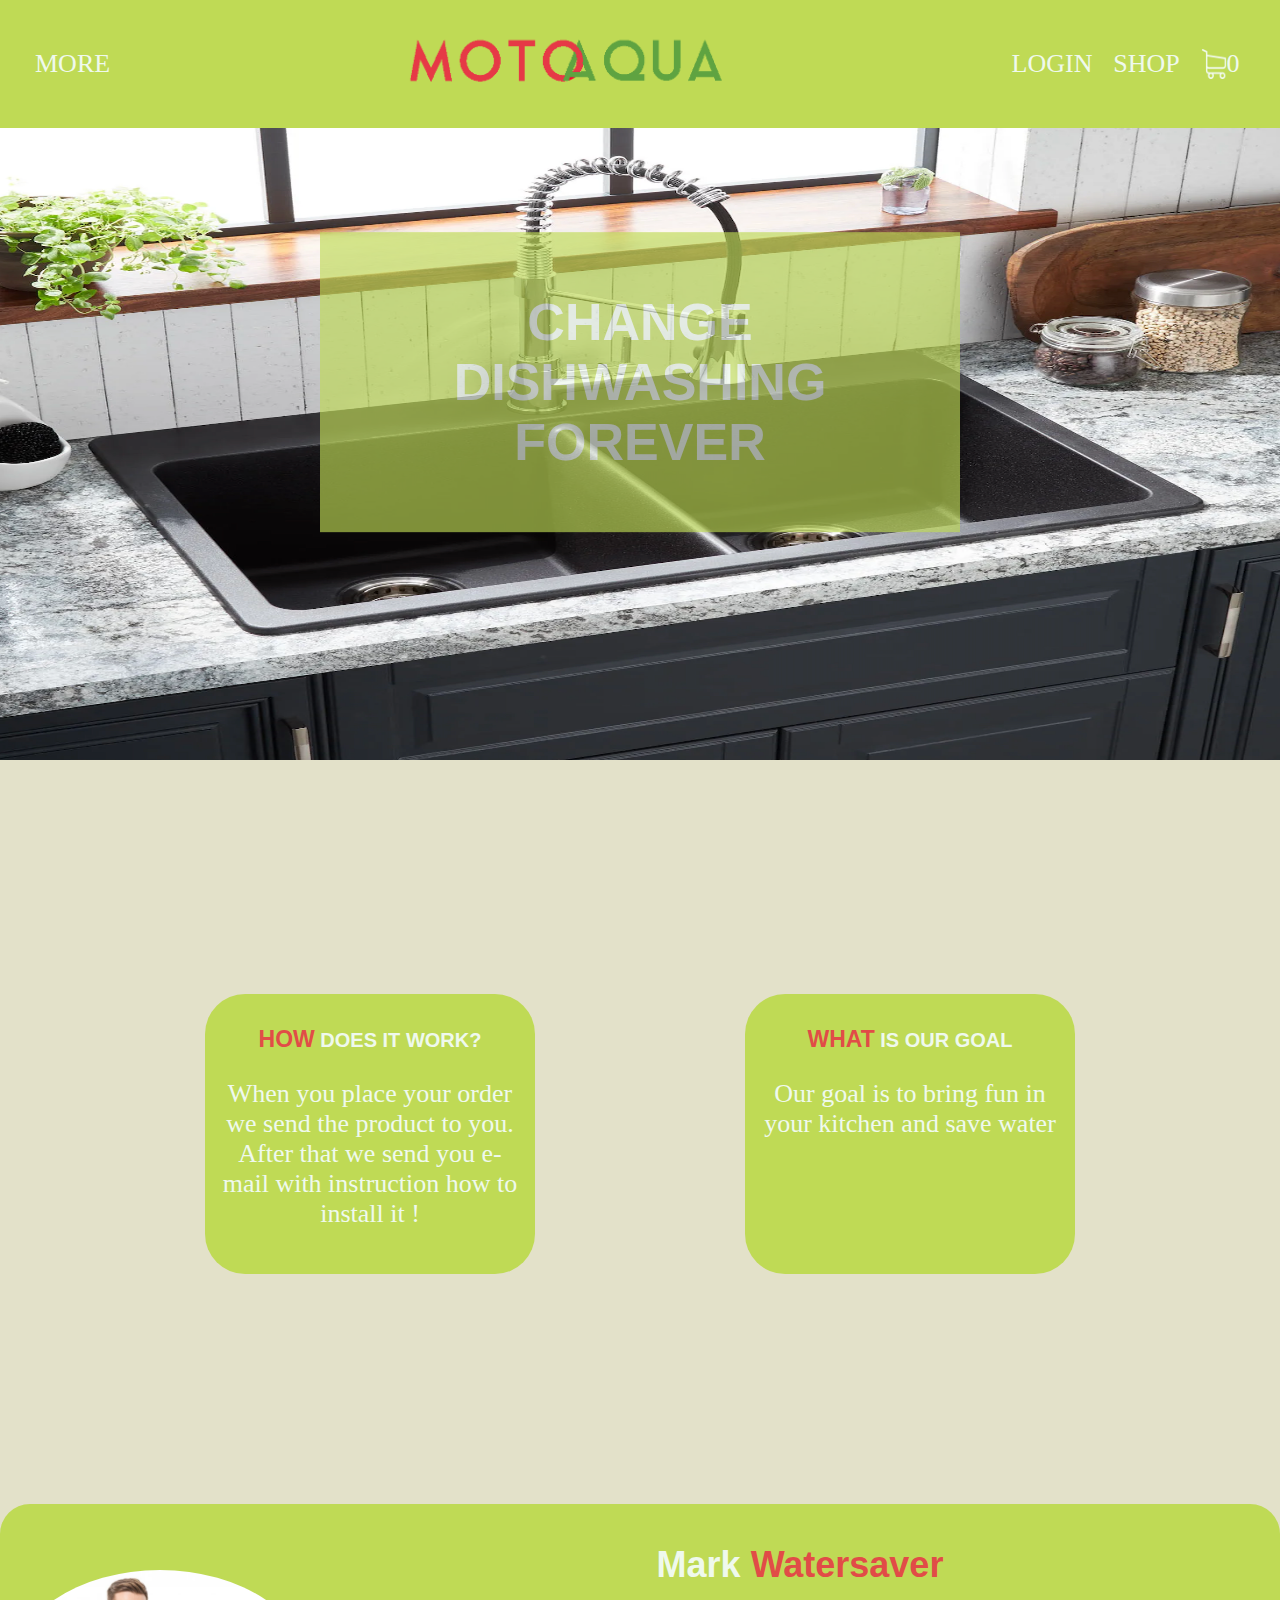
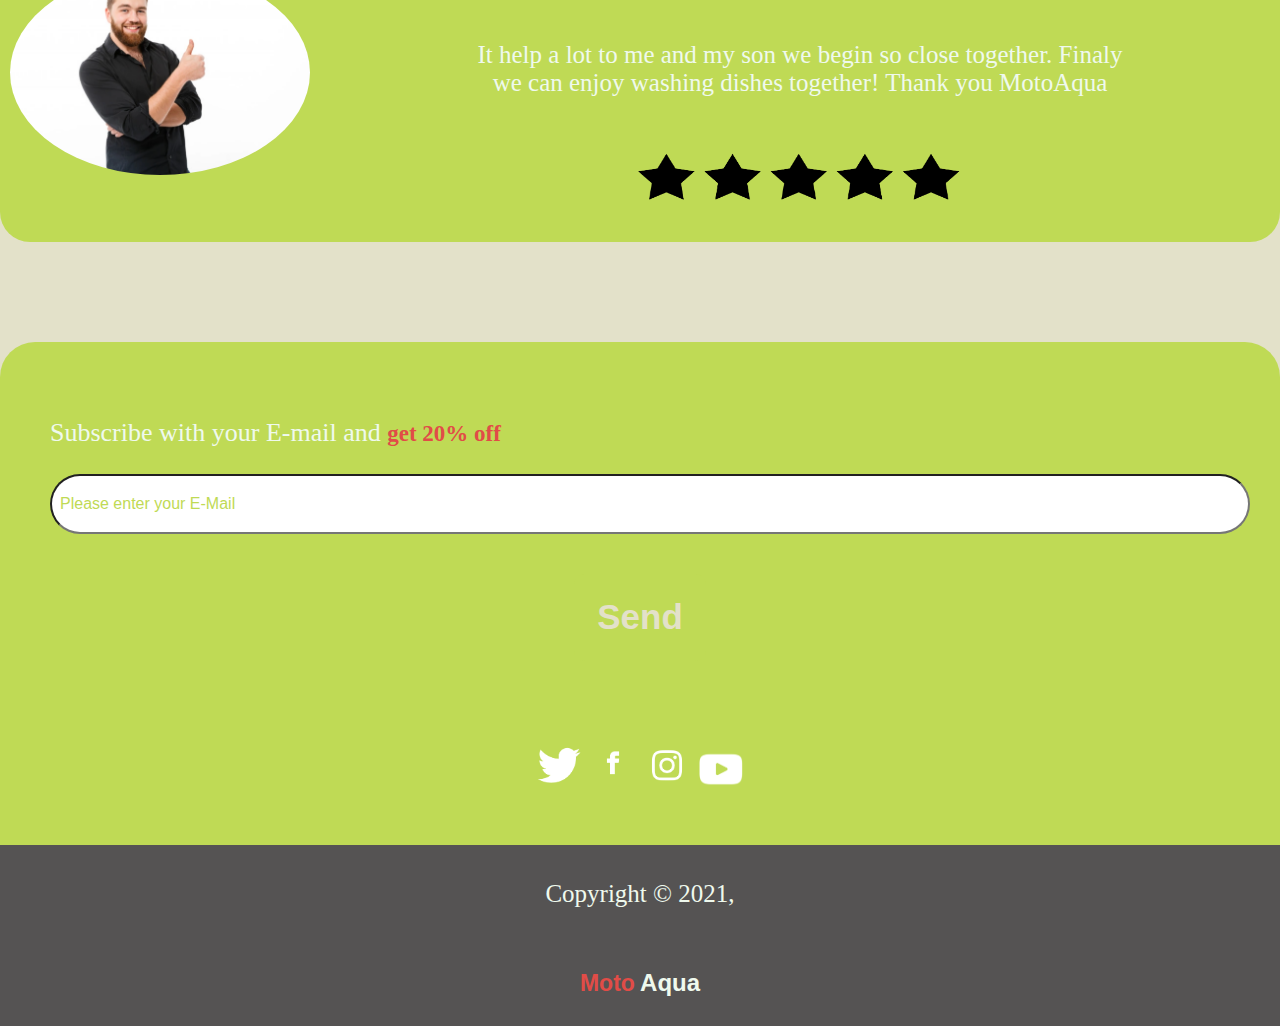
<file: index.html>
<!DOCTYPE html>
<html>
    <head>
        <title>Save water Save Earth</title>
        <link rel="icon" href="./img/motoaqua.png" type="img/x-icon">
        <meta name="discription" content="Awesome water save solution">
        <meta name="viewport" content="width=device-width, initial-scale=1.0">
        <meta name="keywords" content=' web design blog,SaveWater,stop waste water'>
        <link rel="stylesheet" href="style.css">
        <script src="./product.js"></script>
        <script src='./javascript.js' async></script>
        <link href="http://fonts.cdnfonts.com/css/aqua-grotesque" rel="stylesheet">
        <link href='https://fonts.googleapis.com/css?family=Aclonica' rel='stylesheet'>
    </head>
    <body>      
        <header>
            <!-- Navigation for Mobile-->
            <nav>
                <section class="mobile-Nav">
                    <img onclick="mobileCart()" id="shopMobiel" class = 'shopIcon' src="./img/iconShop.png" width="20%" alt="icon shop">
                    <img class='logo' src="./img/motoaqua.png" alt="logo">
                    <div id="burger-button" class= 'dropBurger' onclick = 'openBurgerMenu()'>
                        <div class="bar1"></div>
                        <div class="bar2"></div>
                        <div class="bar3"></div>
                    </div>
                    <div id="myDropDown" class="dropDownContent">
                        <a href="./product.html">Store</a>
                        <a href="./about.html">About</a>
                        <a href="./contact.html">Contact</a>
                        <a href="/Community.html">Community</a>
                    </div>
                </section>
                <!-- Nav for Web!!! -->
                <section class= 'webNav'>
                    <a id= 'ShopButton' style = 'order: 3 ;flex-grow: 2' href="#" onclick="showProduct()">Shop</a>
                    <div style = 'order: 1; flex-grow: 100' class="motoImg">
                        <img style = 'order: 1; flex-grow: 100' class= 'motoImg' src="./img/motoaqua.png" alt="logo fail">
                    </div>
                    <div class="dropdown">
                        <div style = 'order: 0 ;flex-grow: 2' class="dropBtn" onclick="openMore()" href="#">More
                            <div id='webDropDown' class= 'dropdown-content'>
                                <a href="./product.html">Store</a>
                                <a href="./about.html">About</a>
                                <a href="./contact.html">Contact</a>
                                <a href="/Community.html">Community</a>
                            </div>
                        </div>
                    </div>
                    <a style = 'order: 2 ;flex-grow: 2'onclick = 'police()' href="#">Login</a>
                    <a style="order: 4 ;flex-grow: 1" href="#" onclick="showCart()" class = 'trolley'>
                        <img  class= 'iconshop' src="./img/iconShop.png" alt="icon shop">
                        <div class="total-item-in-cart">
                            0
                        </div>
                    </a>
                </section>
                <div id='shop'>
                    <div class="shop-items">
                        
                    </div>
                </div>
                <!-- Here start Cart-->
                <section id = 'cart' class='container content-section'>
                    <h2 class="section-header">CART</h2>
                    <div class="cart-row">
                        <span class="cart-item cart-header cart-column">ITEM</span>
                        <span class="cart-price cart-header cart-column">PRICE</span>
                        <span class="cart-quantity cart-header cart-column">QUANTITY</span>
                    </div>
                    <div class="cart-items">                        
                    </div>
                    <div class="cart-total">
                        <strong class="cart-total-title">Total ( 0 items)</strong>
                        
                    </div>
                    <button class="btn btn-primary btn-purchase" type="button">Proceed to checkout</button>
                </section>
            </nav>
        </header>
       <main>
            <section class= 'header'>
                <img class= 'headerImg' src="./img/headerImg.png" alt="header error">
                <span class="headerText headings"> <h1> Change dishwashing forever </h1></span>
            </section>
            <section class='firstSection'>
                <div class="HowWhat">
                    <h2 class= 'headings'> <span>HOW</span> Does it work?</h2>
                    <p class="paragrafs">When you place your order we send the product to you. After that we send you e-mail with instruction how to install it !
                    </p>
                </div>
                <div class="HowWhat">
                    <h2 class= 'headings'><span>What</span> is our goal</h2>
                    <p class="paragrafs">Our goal is to bring fun in your kitchen and save water </p>
                </div>
            </section>
            <section class= 'review'>
                <div>
                    <img class='reviewImg' src="./img/guy1.png" alt="guyForReview">
                </div>
                <div>
                    <h2>Mark <span>Watersaver</span></h2>
                    <p>It help a lot to me and my son we begin so close together. Finaly we can enjoy washing dishes together! Thank you MotoAqua</p>
                    <img class= 'fiveStars' src="./img/1x/Artboard 1.png" alt="5stars">
                </div>
            </section>
            <section class='subscribe'>
                <p>Subscribe with your E-mail and <span>get 20% off</span></p>
                <input type="e-mail" placeholder="Please enter your E-Mail">
                <button class="btn btn-primary btn-purchase" type="button">Send</button>
                <div class= 'socialIcons'>
                    <img src="./img/twiter.png" alt="twiter">
                    <img src="./img/facebook.png" alt="facebook">
                    <img src="./img/instagram.png" alt="instagram">
                    <img src="./img/youtube.png" alt="youtube">
                </div>
            </section>
       </main>
        <footer>
            <p>Copyright &copy; 2021, </p> <br> <h3> <span>Moto</span> <span class='Aqua'>Aqua</span></h3>
        </footer>
    </body>
</html>
</file>
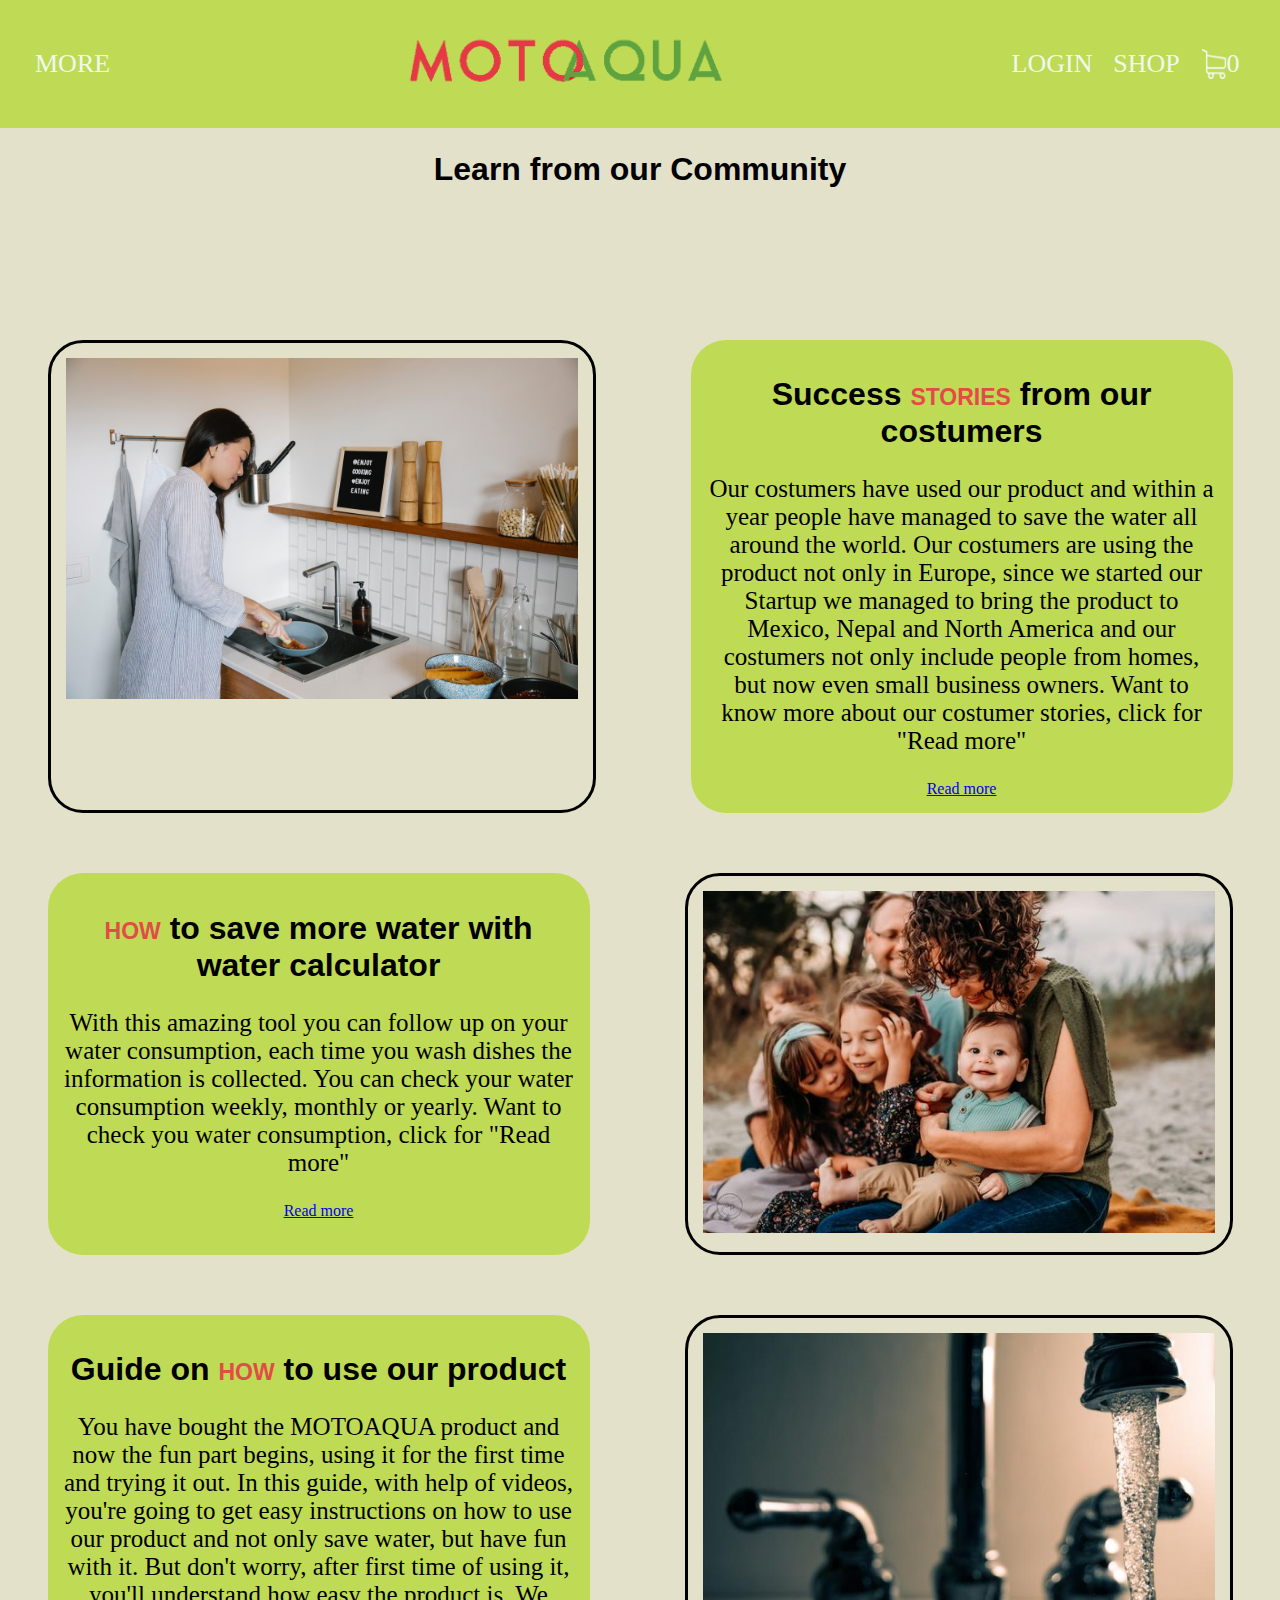
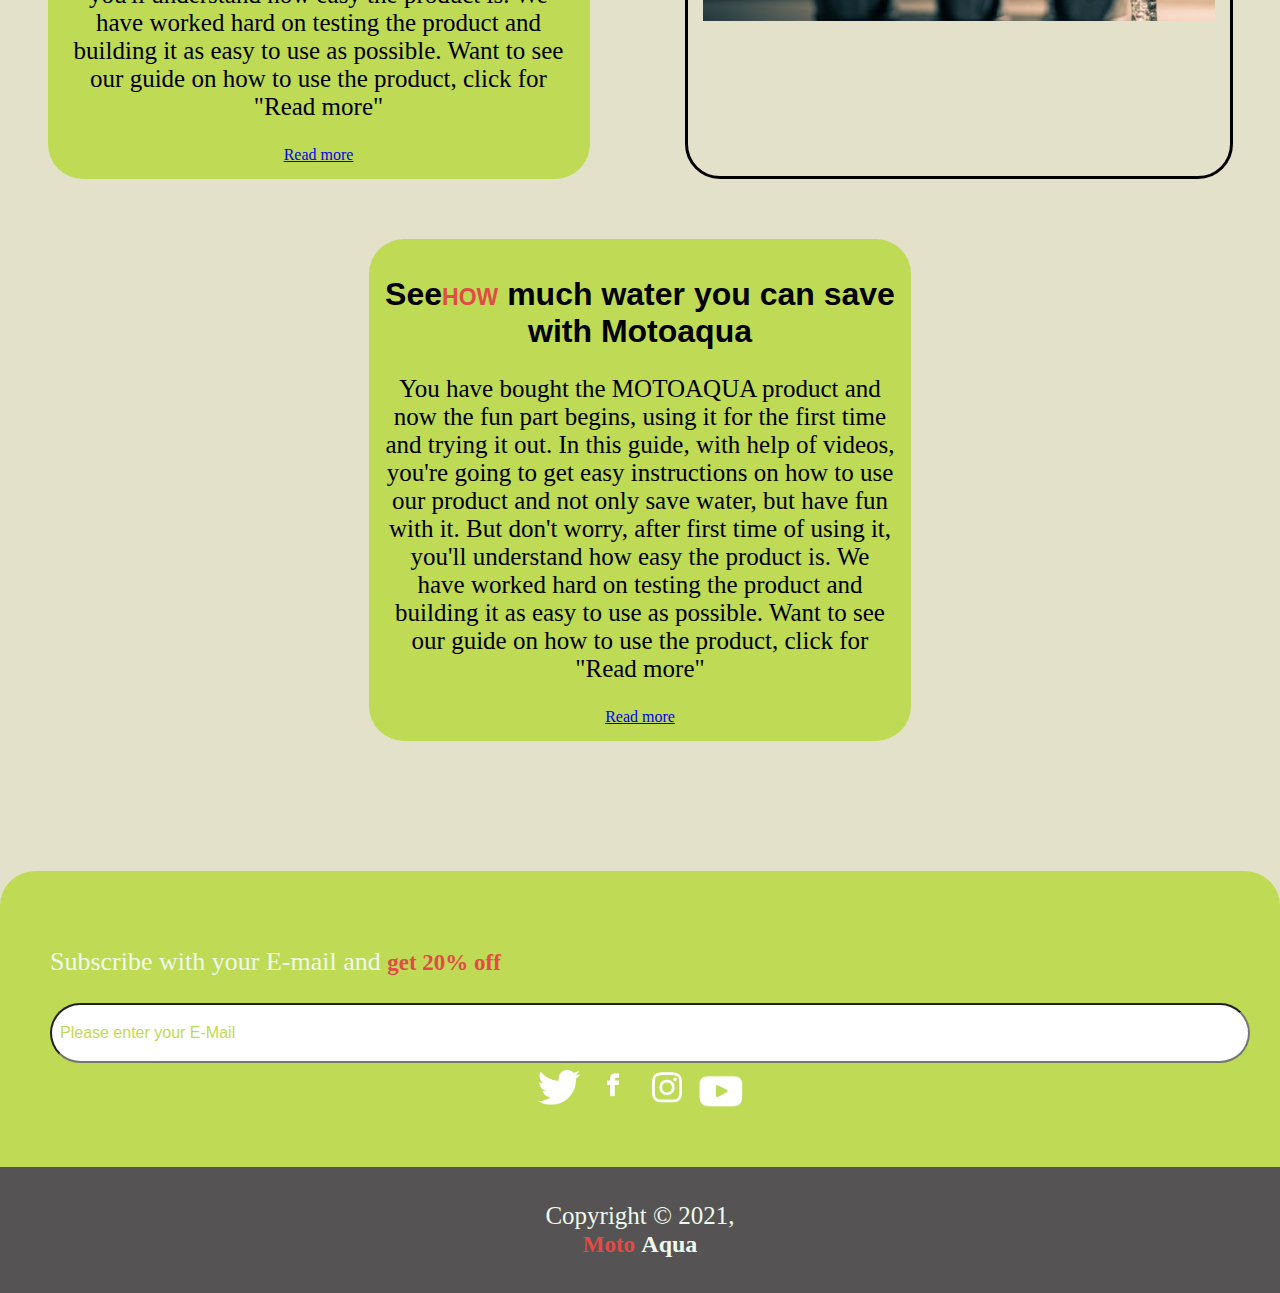
<file: Community.html>
<!DOCTYPE html>
<html>
    <head>
        <title>Save water Save Earth</title>
        <link rel="icon" href="./img/motoaqua.png" type="img/x-icon">
        <meta name="discription" content="Awesome water save solution">
        <meta name="viewport" content="width=device-width, initial-scale=1.0">
        <meta name="keywords" content=' web design blog,SaveWater,stop waste water'>
        <link rel="stylesheet" href="style.css">
        <script src="./product.js"></script>
        <script src='./javascript.js' async></script>
        <link href="http://fonts.cdnfonts.com/css/aqua-grotesque" rel="stylesheet">
        <link href='https://fonts.googleapis.com/css?family=Aclonica' rel='stylesheet'>
        
    </head>
    <body>  
        <header>
           <!-- Navigation for Mobile-->
           <nav>
            <section class="mobile-Nav">
                <img onclick="mobileCart()" id="shopMobiel" class = 'shopIcon' src="./img/iconShop.png" width="20%" alt="icon shop">
                <img class='logo' src="./img/motoaqua.png" alt="logo">
                <div id="burger-button" class= 'dropBurger' onclick = 'openBurgerMenu()'>
                    <div class="bar1"></div>
                    <div class="bar2"></div>
                    <div class="bar3"></div>
                </div>
                <div id="myDropDown" class="dropDownContent">
                    <a href="./product.html">Store</a>
                    <a href="./about.html">About</a>
                    <a href="./contact.html">Contact</a>
                    <a href="./Community.html">Community</a>
                </div>
            </section>
            <!-- Nav for Web!!! -->
            <section class= 'webNav'>
                <a id= 'ShopButton' style = 'order: 3 ;flex-grow: 2' href="#" onclick="showProduct()">Shop</a>
                <div style = 'order: 1; flex-grow: 100' class="motoImg">
                    <img style = 'order: 1; flex-grow: 100' class= 'motoImg' src="./img/motoaqua.png" alt="logo fail">
                </div>
                <div class="dropdown">
                    <div style = 'order: 0 ;flex-grow: 2' class="dropBtn" onclick="openMore()" href="#">More
                        <div id='webDropDown' class= 'dropdown-content'>
                            <a href="./product.html">Store</a>
                            <a href="./about.html">About</a>
                            <a href="./contact.html">Contact</a>
                            <a href="./Community.html">Community</a>
                        </div>
                    </div>
                </div>
                <a style = 'order: 2 ;flex-grow: 2'href="#">Login</a>
                <a style="order: 4 ;flex-grow: 1" href="#" onclick="showCart()" class = 'trolley'>
                    <img  class= 'iconshop' src="./img/iconShop.png" alt="icon shop">
                    <div class="total-item-in-cart">
                        0
                    </div>
                </a>
            </section>
            <div id='shop'>
                <div class="shop-items">
                    
                </div>
            </div>
            <!-- Here start Cart-->
            <section id = 'cart' class='container content-section'>
                <h2 class="section-header">CART</h2>
                <div class="cart-row">
                    <span class="cart-item cart-header cart-column">ITEM</span>
                    <span class="cart-price cart-header cart-column">PRICE</span>
                    <span class="cart-quantity cart-header cart-column">QUANTITY</span>
                </div>
                <div class="cart-items">                        
                </div>
                <div class="cart-total">
                    <strong class="cart-total-title">Total ( 0 items)</strong>
                    
                </div>
                <button class="btn btn-primary btn-purchase" type="button">Proceed to checkout</button>
            </section>
            </nav>
        </header>
        <main>
            <div class="community-text-center">
                <h1>Learn from our Community</h1>
            </div>
            <section class="content"> 
                <section class="content_picture">
                    <img src="./img/sarah.jpg" alt="" width="100%">
                </section>                                      
                <div class="content_text">
                    <h1>Success <span>STORIES</span> from our costumers</h1>
                    <p>Our costumers have used our product and within a year people have managed to save the water all around the world.
                        Our costumers are using the product not only in Europe, since we started our Startup we managed to bring the product to Mexico, Nepal and North America
                        and our costumers not only include people from homes, but now even small business owners. Want to know more about our costumer stories, click for "Read more"
                    </p>
                    <a href="https://hellotushy.com/pages/bidet-attachment-reviews">Read more</a>
                </div>
                <div class="content_text">
                    <h1><span>HOW</span> to save more water with water calculator</h1>
                    <p>With this amazing tool you can follow up on your water consumption, each time you wash dishes the information is collected.
                        You can check your water consumption weekly, monthly or yearly. Want to check you water consumption, click for "Read more"   </p>
                    <a href="https://www.watercalculator.org/">Read more</a>
                </div>
                <div class="content_picture">
                    <img src="./img/family_nature.jpg" alt="" width="100%">
                </div>                   
                <div class="content_text">
                    <h1>Guide on <span>HOW</span> to use our product </h1>
                    <p>You have bought the MOTOAQUA product and now the fun part begins, using it for the first time and trying it out. 
                        In this guide, with help of videos, you're going to get easy instructions on how to use our product and not only save water, but have fun with it.
                        But don't worry, after first time of using it, you'll understand how easy the product is. We have worked hard on testing the product and building it as easy to use as possible.
                        Want to see our guide on how to use the product, click for "Read more"
                    </p>
                    <a href="https://www.youtube.com/watch?v=-Zv34SOjOZk">Read more</a>
                </div>
                <div class="content_picture">
                    <img src="./img/water-footprint-reduce.jpeg" alt="" width="100%">
                </div>                   
                <div class="content_text">
                    <h1>See<span>HOW</span> much water you can save with Motoaqua </h1>
                    <p>You have bought the MOTOAQUA product and now the fun part begins, using it for the first time and trying it out. 
                        In this guide, with help of videos, you're going to get easy instructions on how to use our product and not only save water, but have fun with it.
                        But don't worry, after first time of using it, you'll understand how easy the product is. We have worked hard on testing the product and building it as easy to use as possible.
                        Want to see our guide on how to use the product, click for "Read more"
                    </p>
                    <a href="https://www.youtube.com/watch?v=-Zv34SOjOZk">Read more</a>
                </div>
            </div>
            </section>
            <div class='subscribe'>
                <p>Subscribe with your E-mail and <span>get 20% off</span></p>
                <input type="e-mail" placeholder="Please enter your E-Mail">
                <div class= 'socialIcons'>
                    <img src="./img/twiter.png" alt="twiter">
                    <img src="./img/facebook.png" alt="facebook">
                    <img src="./img/instagram.png" alt="instagram">
                    <img src="./img/youtube.png" alt="youtube">
                </div>
            </div>
       </main>
        <footer>
            <p>Copyright &copy; 2021, <br> <span>Moto</span> <span class='Aqua'>Aqua</span> </p>
        </footer>
</body>
</html>
</file>
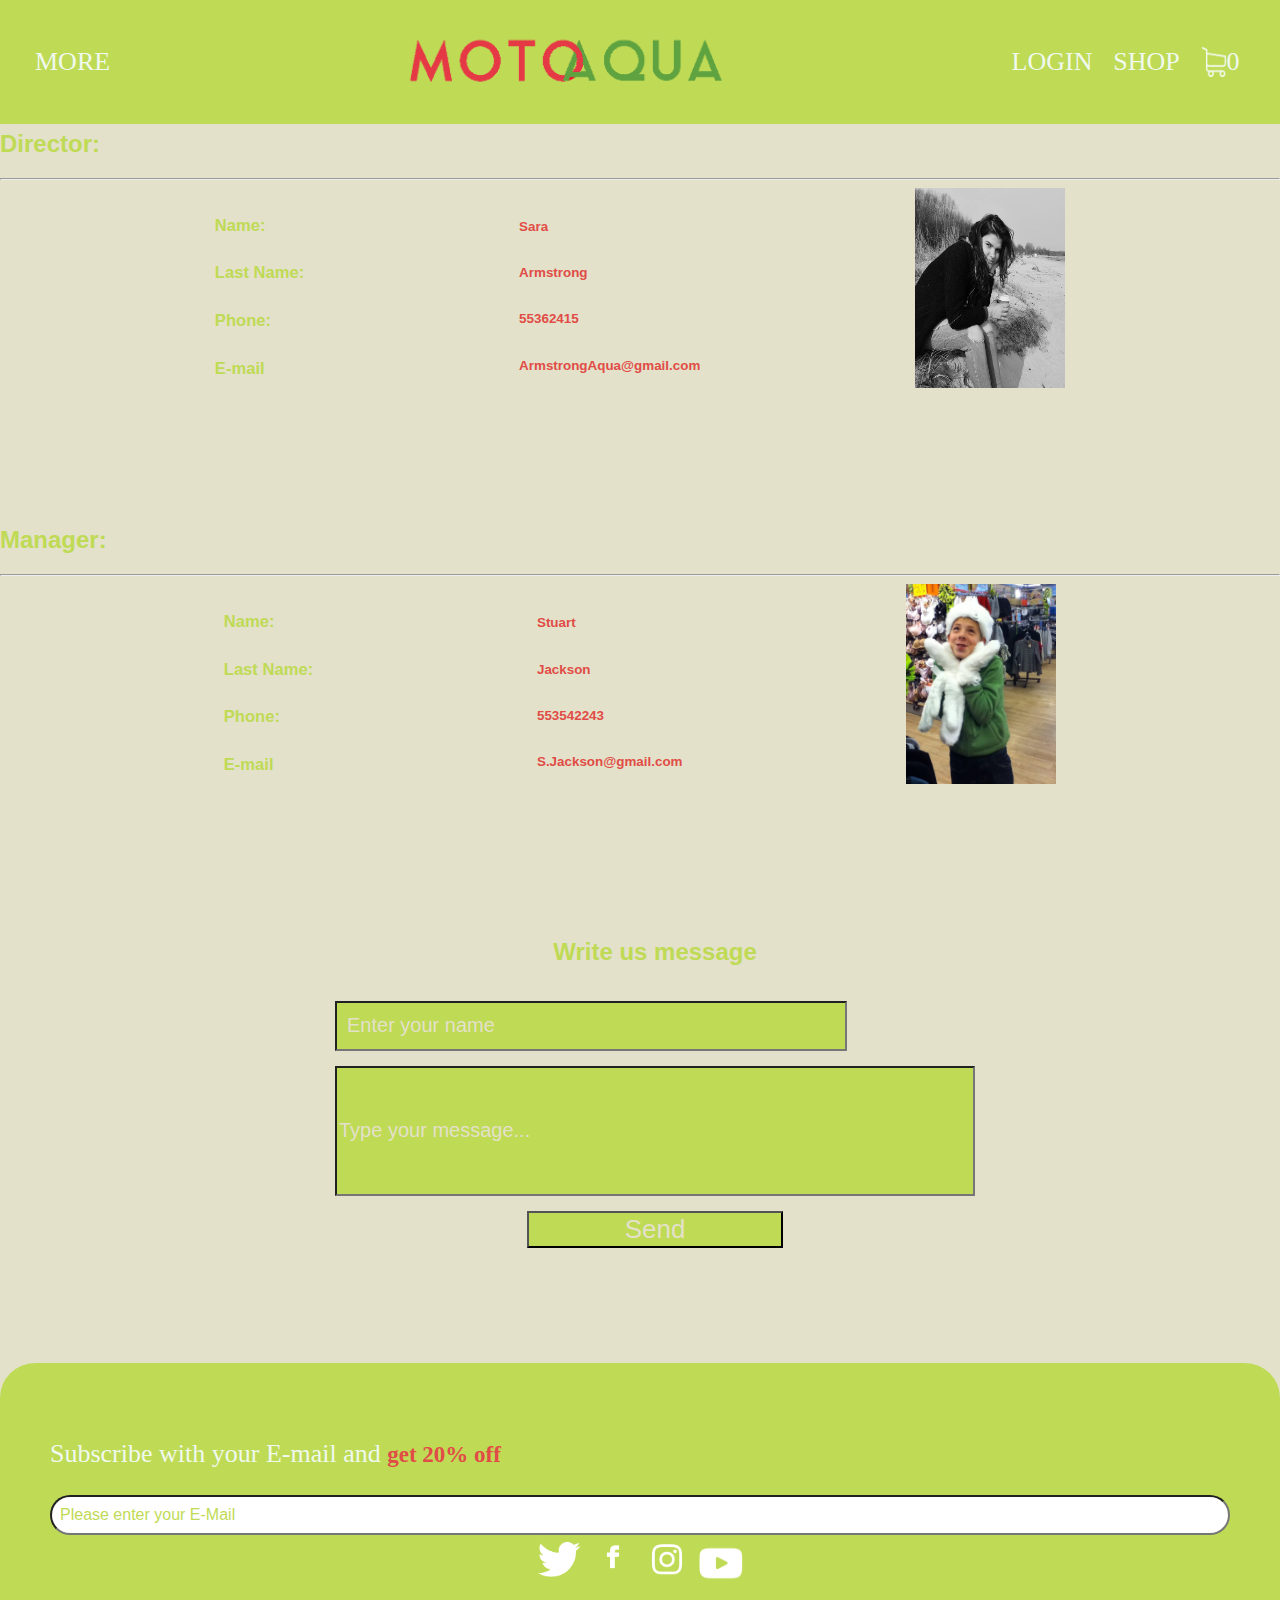
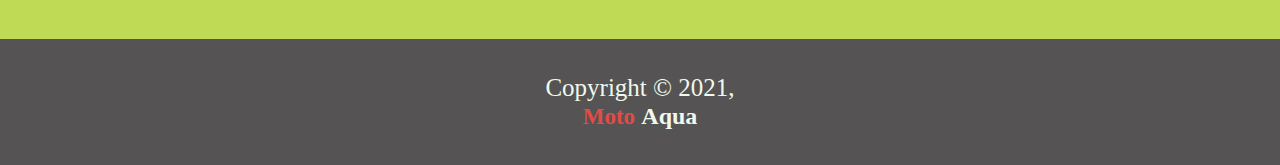
<file: contact.html>
<html>
    <head>
        <title>Save water Save Earth</title>
        <link rel="icon" href="./img/motoaqua.png" type="img/x-icon">
        <meta name="discription" content="Awesome water save solution">
        <meta name="viewport" content="width=device-width, initial-scale=1.0">
        <meta name="keywords" content=' web design blog,SaveWater,stop waste water'>
        <link rel="stylesheet" href="style.css">
        <script src="./product.js"></script>
        <script src='./javascript.js' async></script>
        <link href="http://fonts.cdnfonts.com/css/aqua-grotesque" rel="stylesheet">
        <link href='https://fonts.googleapis.com/css?family=Aclonica' rel='stylesheet'>
    </head>
    <body>
        <header>
            <!-- Navigation for Mobile-->
            <nav>
                <section class="mobile-Nav">
                    <img onclick="mobileCart()" id="shopMobiel" class = 'shopIcon' src="./img/iconShop.png" width="20%" alt="icon shop">
                    <img class='logo' src="./img/motoaqua.png" alt="logo">
                    <div id="burger-button" class= 'dropBurger' onclick = 'openBurgerMenu()'>
                        <div class="bar1"></div>
                        <div class="bar2"></div>
                        <div class="bar3"></div>
                    </div>
                    <div id="myDropDown" class="dropDownContent">
                        <a href="./product.html">Store</a>
                        <a href="./about.html">About</a>
                        <a href="./contact.html">Contact</a>
                        <a href="./Community.html">Community</a>
                    </div>
                </section>
                <!-- Nav for Web!!! -->
                <section class= 'webNav'>
                    <a id= 'ShopButton' style = 'order: 3 ;flex-grow: 2' href="#" onclick="showProduct()">Shop</a>
                    <div style = 'order: 1; flex-grow: 100' class="motoImg">
                        <img style = 'order: 1; flex-grow: 100' class= 'motoImg' src="./img/motoaqua.png" alt="logo fail">
                    </div>
                    <div class="dropdown">
                        <div style = 'order: 0 ;flex-grow: 2' class="dropBtn" onclick="openMore()" href="#">More
                            <div id='webDropDown' class= 'dropdown-content'>
                                <a href="./product.html">Store</a>
                                <a href="./about.html">About</a>
                                <a href="./contact.html">Contact</a>
                                <a href="/Community.html">Community</a>
                            </div>
                        </div>
                    </div>
                    <a style = 'order: 2 ;flex-grow: 2'href="#">Login</a>
                    <a style="order: 4 ;flex-grow: 1" href="#" onclick="showCart()" class = 'trolley'>
                        <img  class= 'iconshop' src="./img/iconShop.png" alt="icon shop">
                        <div class="total-item-in-cart">
                            0
                        </div>
                    </a>
                </section>
                <div id='shop'>
                    <div class="shop-items">
                        
                    </div>
                </div>
                <!-- Here start Cart-->
                <section id = 'cart' class='container content-section'>
                    <h2 class="section-header">CART</h2>
                    <div class="cart-row">
                        <span class="cart-item cart-header cart-column">ITEM</span>
                        <span class="cart-price cart-header cart-column">PRICE</span>
                        <span class="cart-quantity cart-header cart-column">QUANTITY</span>
                    </div>
                    <div class="cart-items">                        
                    </div>
                    <div class="cart-total">
                        <strong class="cart-total-title">Total ( 0 items)</strong>
                        
                    </div>
                    <button class="btn btn-primary btn-purchase" type="button">Proceed to checkout</button>
                </section>
            </nav>
        </header>
        <main class = 'mainForContact'>
            
            <section>
                <h2 class='h2-in-Contact'>Director:</h2> <hr>
                <section class= 'OurStaffMembers'>

                    <div class="info">
                        <h5>Name:</h5>
                        <h5>Last Name:</h5>
                        <h5>Phone:</h5>
                        <h5>E-mail</h5>
                    </div>
                    <div class="userInfo">
                        <h6>Sara</h6>
                        <h6>Armstrong</h6>
                        <h6>55362415</h6>
                        <h6>ArmstrongAqua@gmail.com</h6>
                    </div>
                    <div>
                        <img src="./img/Elize.jpeg" alt="">
                    </div>
                </section>
            </section>
            <section >
                <h2  class='h2-in-Contact'>Manager:</h2> <hr>
                <section class= 'OurStaffMembers'>

                    <div class="info">
                        <h5>Name:</h5>
                        <h5>Last Name:</h5>
                        <h5>Phone:</h5>
                        <h5>E-mail</h5>
                    </div>
                    <div class="userInfo">
                        <h6>Stuart</h6>
                        <h6>Jackson</h6>
                        <h6>553542243</h6>
                        <h6>S.Jackson@gmail.com</h6>
                    </div>
                    <div>
                        <img src="./img/Alex.jpeg" alt="">
                    </div>
                </section>
            </section>
            <section class = 'takeFeedBack'>
                <h2 class='h2-in-Contact'>
                    Write us message
                </h2>
                <input class= 'nameInput' type="text" placeholder="Enter your name">
                <input class= 'textInput' type="text" placeholder="Type your message...">
                <input class= 'feedBackButton' type="button" value="Send">
            </section>
            <section class='subscribe'>
                <p>Subscribe with your E-mail and <span>get 20% off</span></p>
                <input type="e-mail" placeholder="Please enter your E-Mail">
                <div class= 'socialIcons'>
                    <img src="./img/twiter.png" alt="twiter">
                    <img src="./img/facebook.png" alt="facebook">
                    <img src="./img/instagram.png" alt="instagram">
                    <img src="./img/youtube.png" alt="youtube">
                </div>
            </section>
        </main>
        <footer>
            <p>Copyright &copy; 2021, <br> <span>Moto</span> <span class='Aqua'>Aqua</span> </p>
        </footer>
    </body>
</html>
</file>
<file: style.css>
:root{
    --primary: #BFDA55;
    --secondary:  #E3E1C9;
    --paragrafs:#EFF9ED ;
    --headings: #E14C47;
}
body{
    margin: 0;
    padding: 0;
    width: 100%;
    background-color: var(--secondary);
}
p{
    font-family: 'Avenir';
}
h1, h2, h3, h4, h5,h6 {
    font-family:'Aqua Grotesque', sans-serif ;
}
h5{
    color: var(--primary);
    font-weight: bolder;
    
}
h6{
    color: var(--headings);
}
.headings{
    font-size: 20px;
    font-family: 'Aqua Grotesque', sans-serif;;
    text-transform: uppercase;
}
.paragrafs{
    color: var(--paragrafs);
    font-size: 16px;
}
span{
    color: var(--headings);
    font-weight: bold;
    font-size: 23px;
}

 /*                                                                                                                HEADER START HERE  */
#more{
    display: none;
}
.webNav{
    display: none;
}
#shop{
    display: none;
    
}

.container{
    display: none;
}


 /*                                                                                                                Shop List Start Here  */
 #shop{
    background-color: #ffffff;
    padding: 20px;
    
}

.btn{
    text-align: center;
    vertical-align: middle;
    padding:.67em .67em;
    cursor: pointer;
}
.btn-header{
    margin: .5em 15% 2em 15%;
    color: var(--secondary);
}
.btn-primary{
    color: var(--secondary);
    background-color: var(--primary);
    border: none;
    border-radius: .3em;
    font-weight: bold;
}
.btn-primary:hover{
    background-color: var(--headings);
}
.shop-items{
    display: flex;
    flex-direction: column;
    margin-top: 80px;
    
}

.shop-item-image{
    width: 150px;
    height: 150px;
}
.shop-item-details{
    display: flex;
    flex-direction: column;
    gap: 8px;
    padding: 5px;
    text-align: center;
}

 /*                                                                                                               CART start here! */
#cart{
    background-color: var(--paragrafs);
    box-shadow: 0px 8px 16px 0px rgba(0,0,0,0.2);
}
.section-header{
    margin: 0px;
    padding-top: 15px ;
}
.cart-header{
    font-weight: bold;
    font-size: 1.25em;
    color: var(--primary);
}
.productText{
    font-size: 15px;
    
}
.cart-column{
    display: flex;
    
    align-items: center;
    border-bottom: 1px solid var(--primary);
    margin-right: 1.5em;
    padding-bottom: 10px;
    margin-top: 10px;
    
}
.cart-row{
    display: flex;
}
.cart-item{
    width: 45%;
}
.cart-price{
    width: 20%;
    font-size: 1.2em;
    color: var(--headings);
}
.cart-quantity{
    width: 35%;
}
.cart-item-title{
    color: var(--primary);
    margin-left: .5em;
    font-size: 1.2em;
}
.cart-item-image{
    width: 75px;
    height: auto;
    border-radius: 10px;
}
.btn-danger{
    color: var(--paragrafs);
    background-color: var(--headings);
    border:none;
    border-radius: .3em;
    font-weight: bold;
}
.btn-danger:hover{
    background-color: var(--secondary);
    color: var(--headings);

}
.cart-quantity-input{
    height: 34px;
    width: 50px;
    border-radius: 5px;
    border: 1px solid var(--secondary);
    background-color: var(--paragrafs);
    color: var(--primary);
    padding: 0;
    text-align: center;
    font-size: 1.2em;
    margin-left: 25px;
}
.cart-row:last-child{
    border-bottom: 1px solid var(--primary);
}
.cart-row:last-child .cart-column{
    border: none;
}
.cart-total{
    text-align: end;
    margin-top: 10px;
    margin-right: 10px;

}
.cart-total-title{
    font-weight: bold;
    color: var(--primary);
    margin-right: 20px;
}
.cart-total-price{
    color: var(--headings);
    font-size: 1.1em;
}
.btn-purchase{
    display: block;
    margin: 40px auto 80px auto;
    font-size: 1.75em;
}
.logo{
   width: 50%;
}

.shopIcon{
    width: 10%;

}
.iconshop{
    width: 10px;
}

 /*                                                                                                                Mobile NAV */
.mobile-Nav{
    background-color: var(--primary) ;
    z-index: 12;
    display: flex;
    justify-content: space-between;
    flex-direction: row;
    align-items: center;
    padding: 15px;
    position: fixed;
    top: 0px;
    
}
.bar1, .bar2, .bar3{
    width: 30px;
    background-color: var(--headings);
    margin: 6px 0;
    transition: 0.4s;
    padding: 2px;
    border-radius: 20px;
}
#burger-button{
    font-size: 16px;
    padding: 5px;
}
.change .bar1 {
    -webkit-transform: rotate(-45deg) translate(10px, 8px);
    transform: rotate(-45deg) translate(-6px, 6px);
}
  
.change .bar2 {opacity: 0;}
  
.change .bar3 {
    -webkit-transform: rotate(45deg) translate(-8px, -8px);
    transform: rotate(45deg) translate(-8px, -8px);
}
.dropBurger{
    padding: 10px;
    font-size: 16px;
    border: none;

}
#moreNav{
    display: none;
}

.dropDownContent{
    display: none;
    min-width: 160px;
    width: 100%;
    overflow: hidden;
    box-shadow: 0px 33px 44px 0px rgba(0,0,0,0.2);
    z-index: 10;
    background-color: var(--secondary);
    text-align: center;
    
}

.dropDownContent a{
    color: var(--primary);
    padding: 26px;
    text-decoration: none;
    display: block;
    text-transform: uppercase;
    font-size: 44px;
}
#myDropDown{
    position: fixed;
    right: 0;
    top: 76px;

}
.show{display: block;}

/* Here                                                                                                                         end NAV!  */


/*                                                                                                                           HEADER IMAGE  */
.header{
    margin-top: 70px;
    position: relative;
    text-align: center;
    color:var(--paragrafs) ;

}
.headerImg{
    width: 100%;
}
.headerText{
    z-index: 1;
    padding: 25px 15px;
    background-color: var(--primary);
    color: var(--paragrafs);
    opacity: 0.65;
    justify-content: center;
    align-content: center;
    font-size: 16px;
    text-align: center; 
    position: absolute;
    top: 50%;
    left: 50%;
    transform: translate(-50%, -50%);
}
.headerText h1{
    opacity: 1;
}
/* Here                                                                                                                         Main start here  */
main{
    display: flex;
    flex-direction: column;
    gap: 50px;
}
.HowWhat{
    margin: 30px;
    background-color: var(--primary);
    padding: 15px;
    text-align: center;
    border-radius: 40px;
    min-height: 250px;
}
.howItWorks video{
    margin-top: 38px;
    z-index: 1;
}
.HowWhat h2{
    color: var(--paragrafs);
}
.review{
    background-color: var(--primary);
    width: 100%;
    height: 100%;
    border-radius: 15%;
    color: var(--paragrafs);
}
.review div{
    display: flex;
    flex-direction: column;
    justify-content: center;
    align-items: center;
    align-content: space-between;
    padding: 10px;
}
.review div p{
    width: 70%;
    text-align: center;
}
.reviewImg{
    width: 150px;
    border-radius: 100%;

}
.fiveStars{
    width: 35%;
    height: 1%;
}
/* Here                                                                                                                         fooooter  */
.subscribe{
    background-color: var(--primary);
    border-radius: 35px 35px 0px 0px;
    height: 100%;
    padding: 30px;
    color: var(--paragrafs);
    display: flex;
    flex-direction: column;
    font-size: 20px;
}
.subscribe input{
    border-radius: 30px;
    height: 40px;
    padding: 8px;
    font-size: 16px;
    width: 100%;
}
::placeholder{
    color: var(--primary);
}


.socialIcons{
    display: flex;
    flex-direction: row;
    justify-content: center;
}

.socialIcons img{
    width: 44px;
    padding: 5px;
}

footer{
    position: relative;
    bottom: 0px;
    background-color:#555353 ;
    text-align: center;
    padding-top: 10px;
    padding-bottom: 10px;
    color: var(--paragrafs);

}
.Aqua{
    font-size: 24px;
    color: var(--paragrafs);
}

/*  Style for Contact us Page Start here! 
  */
  .mainForContact{
    display: flex;
    flex-direction: column;
    margin-top: 110px;
    justify-content: center;
}

.takeFeedBack{
    display: flex;
    flex-direction: column;
    justify-content: center;
    gap: 15px;
    padding: 15px;
    width: 50%;
    position: relative;
    left: 25%;
}
.takeFeedBack h2{
    text-align: center;
    color: var(--primary);
}
.nameInput{
    background-color: var(--primary);
    color: var(--secondary);
    height: 50px;
    width: 80%;
    font-size: 20px;
    padding: 10px;

}
.h2-in-Contact{
    color: var(--primary);
}
.textInput{
    background-color: var(--primary);
    min-height: 130px;
    align-items: start;
    font-size: 20px;
}
.takeFeedBack ::placeholder{
    text-align: start;
    color: var(--secondary);
}
.feedBackButton{
    background-color: var(--primary);
    color: var(--secondary);
    font-size: 26px;
    width: 40%;
    text-align: center;
    position: relative;
    left: 30%;
    box-shadow: var(--headings);
}
.OurStaffMembers{
    width: 100%;
    display: flex;
    font-size: 20px;
    justify-content: space-evenly;
   
}
.OurStaffMembers div img{
    width: 150px;
    min-height: 200px;
}

/*About us page - mobile*/
.aboutus-heading1{
    text-align: center;
    border: 2px solid yellow;
}

/*  Comunity Page Mobile!!!  */

.community-text-center{
    z-index: 1;
    margin-top: 130px;
    text-align: center;
}


/*not needed, if I want the background going around the text
.content{
    
    background-color: var(--primary);
    border-radius: 35px ;
    width: 50%;
    max-width: 80%;
    margin: 30px;
    padding: 15px;
    border: 2px solid rgb(76, 0, 255);
    
}
*/

.content_text{
    background-color: var(--primary);
    border-radius: 35px ;
    width: 50%;
    max-width: 80%;
    margin: 30px auto;
    padding: 15px;
    text-align: center;
}

.content_picture{
    border-radius: 35px; /*not working*/
    border: solid;
    width: 50%;
    max-width: 80%;
    margin: 30px auto;
    padding: 15px;
    margin-bottom: 30px;
}

/*  Comunity Page Mobile END!!!  */


/*  About page code Mobile Here */


@media( min-width: 700px){
    p{
        font-size: 25px;
    }

    .mobile-Nav{
        display: none;
    }
    header{
        position: fixed;
        top: 0px;
        left: 0px;
        width: 100%;
        z-index: 33;
    }
    .webNav{
        display: flex;
        flex-direction: row;
        justify-content: space-between;
        padding: 30px;
        align-items: center;
        background-color:var(--primary);
        text-transform: uppercase;
    }
    .webNav a{
        font-size: 26px;
        text-decoration: none;
        color: var(--paragrafs);
        padding: 5px;
    }
    .dropBtn{
        font-size: 26px;
        text-decoration: none;
        color: var(--paragrafs);
        padding: 5px;
        cursor: pointer;
    }
    .dropBtn:hover{
        background-color:var(--secondary);
        color: var(--headings);
        border-radius: 10px;
    }
    .trolley{
        display: flex;
        padding: 8px;
    }
    .iconshop{
        width: 10px;
    }
    .shop-items{
        display: flex;
        flex-direction: row;
        width: 20%;
        margin: 0;
        gap: 40px;
    }
    .webNav a:hover{
        background-color:var(--secondary);
        color: var(--headings);
        border-radius: 10px;
    }
    .motoImg{
        width: 350px;
        text-align: center;
    }
    .webNav a img{
        width: 26px;
    }
    .dropdown{
        position: relative;
        display: inline-block;
    }
    .dropdown-content{
        display: none;
        position: absolute;
        background-color: var(--secondary);
        min-width: 160px;
        text-decoration: underline;
        box-shadow: 0px 8px 16px 0px rgba(0,0,0,0.2);
        z-index: 10;
    }
    .dropdown-content a{
        color: var(--primary);
        padding: 12px 16px;
        text-decoration: none;
        display: block;
    }

    .dropdown-content a:hover{background-color: var(--primary);}
    #webDropDown{
        flex-direction: column;
        z-index: 15;
        background-color: var(--secondary);
        gap: 10px;
        color: var(--primary);
    }
    .show{display: block;}
    .header{
        margin-top: 0px;
    }
    .headerImg{
        margin-top: 110px;
        height: 650px;
    }
    .headerText{
        font-size: 26px;
    }
    .firstSection{
        display: flex;
        padding: 100px;
        justify-content: space-around;
    }
    .sound-home{
        display: flex;
    }
    .HowWhat{
        width: 300px;
        height: 100%;
        font-size: 26px;
    }
    .paragrafs{
        font-size: 26px;
    }
    .review{
        display: flex;
        justify-content: space-around;
        border-radius: 30px;
        width: 100%;
    }
    .reviewImg{
        width: 300px;
    }
    .review div h2{
        font-size: 36px;
    }
    .review div span{
        font-size: 36px
    }
    .fiveStars{
        height: 50px;
        margin: 30px;
    }
    main{
        gap: 100px;
    }
    .subscribe{
        padding: 50px;
    }
    .subscribe p{
        font-size: 26px;
    }
    /*  About product Page WEB  alex  */

    .flexingsounds1{
        display: flex;
        justify-content: flex-start;
    }
    .flexingsounds2{
        display: flex;
        justify-content: flex-start;
    }
    .flexingsounds3{
        display: flex;
        justify-content: flex-start;
    }
    .sound1{
        margin-left:3rem;
        padding:0.5rem;
    }
    .sound2{
        margin-left:3rem;
        padding:0.5rem;
        }
    .sound3{
        margin-left:3rem;
        padding:0.5rem;
    }
    .movingtext1{
        margin-left:3rem;
    }
    .movingtext2{
        margin-left:3rem;
    }
    .movingtext3{
        margin-left:3rem;
    }
    .midtext1{
    text-align: center;
    }
    summary {
        background-color: var(--paragrafs);
        color: #333;
        padding: 1rem;
        margin-bottom: 1rem;
        outline: none;
        border-radius: 0.25rem;
        text-align: left;
        cursor: pointer;
        position: relative;
        margin:1rem;
        padding:1rem;
    }
    details > summary::after {
      position: absolute;
      content: "+";
      right: 2rem;
    }
    details[open] > summary::after {
      position: absolute;
      content: "-";
      right: 2rem;
    }
    details > summary::-webkit-details-marker {
      display: none;
    }
    .productheading{
        margin-left: 3rem;
    }
    .faucetimg{
      margin: auto;
      display: block;
      border-radius: 10%;
    }
    .textfaq{
        text-align: center;
    }

/*    End of About product Page WEB  alex  */

   
    .info{
        color: var(--primary);
    }
    .userInfo{
        color: var(--headings);
    }
   
    /*  Comunity Page WEB!!!  */
    .content_text{
        width: 80%;
        max-width: 40%;
    }
    .content_picture{
        width: 80%;
        max-width: 40%;
    }

    .content{
        display: flex;
        flex-direction: row;
        flex-wrap: wrap;
    }

/* Web version About us Page   */
    


}
@media( min-width: 1200px){
    .soundsgallery{
        display: flex;
        justify-content: space-evenly;
    }
}
</file>
